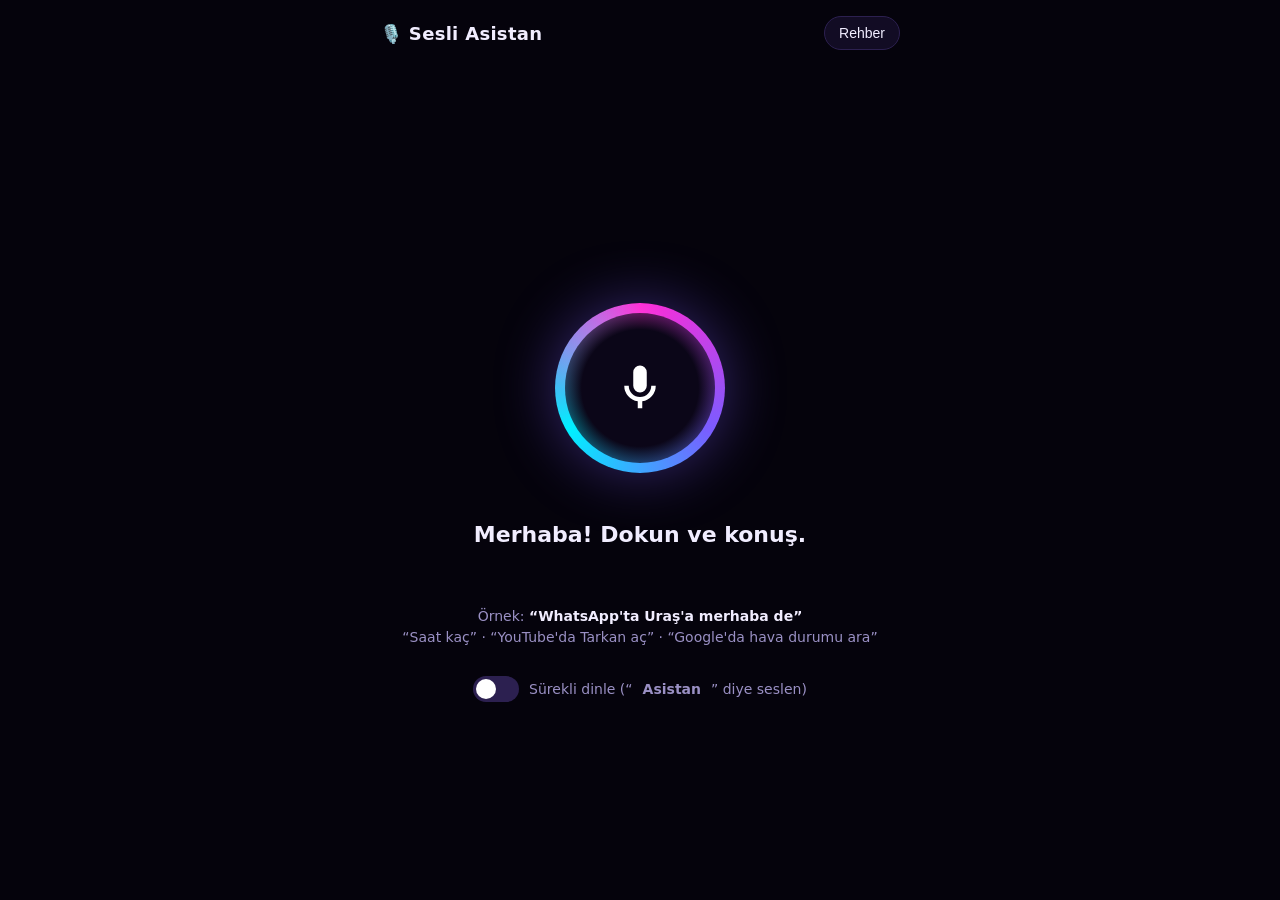
<file: asistan.html>
<!DOCTYPE html>
<html lang="tr"><head><meta charset="utf-8">
<meta name="viewport" content="width=device-width, initial-scale=1, viewport-fit=cover">
<meta name="theme-color" content="#05030c">
<meta name="apple-mobile-web-app-capable" content="yes">
<title>Sesli Asistan</title>
<style>
:root{--bg:#05030c;--tx:#f1edff;--mu:#9a90c4;--card:#120c24;--bd:#2c2050;--a1:#ff2bd6;--a2:#00f0ff;--a3:#7b5cff;color-scheme:dark}
*{box-sizing:border-box;margin:0;padding:0}
html,body{height:100%}
body{background:var(--bg);color:var(--tx);font-family:system-ui,-apple-system,"Segoe UI",Roboto,sans-serif;display:flex;flex-direction:column;align-items:center;padding:calc(env(safe-area-inset-top,0px) + 16px) 16px calc(env(safe-area-inset-bottom,0px) + 16px);overflow-x:hidden;-webkit-tap-highlight-color:transparent}
header{width:100%;max-width:520px;display:flex;justify-content:space-between;align-items:center}
header h1{font-size:18px;font-weight:600;letter-spacing:.3px}
.icon-btn{background:var(--card);border:1px solid var(--bd);color:var(--tx);border-radius:999px;padding:8px 14px;font-size:14px;cursor:pointer}
main{flex:1;width:100%;max-width:520px;display:flex;flex-direction:column;align-items:center;justify-content:center;gap:28px;text-align:center}
#heard{min-height:1.4em;color:var(--mu);font-size:16px}
#reply{min-height:2.6em;font-size:22px;font-weight:600;line-height:1.3}
.orb-wrap{position:relative;width:210px;height:210px;display:grid;place-items:center}
#orb{width:170px;height:170px;border-radius:50%;border:none;cursor:pointer;position:relative;background:radial-gradient(circle at 35% 30%,#fff3 0,#0000 40%),conic-gradient(from 0deg,var(--a1),var(--a3),var(--a2),var(--a1));box-shadow:0 0 60px #7b5cff66;transition:transform .2s;animation:spin 8s linear infinite}
#orb::after{content:"";position:absolute;inset:10px;border-radius:50%;background:radial-gradient(circle,#0b0618 55%,#0b061800 100%)}
#orb svg{position:absolute;inset:0;margin:auto;width:54px;height:54px;z-index:1;fill:#fff}
.ring{position:absolute;inset:0;border-radius:50%;border:2px solid var(--a2);opacity:0;pointer-events:none}
body.listening #orb{transform:scale(1.06);animation-duration:1.6s;box-shadow:0 0 90px #ff2bd699}
body.listening .ring{animation:pulse 1.6s ease-out infinite}
body.listening .ring.r2{animation-delay:.8s}
body.speaking #orb{animation-duration:3s;box-shadow:0 0 90px #00f0ff88}
@keyframes spin{to{transform:rotate(360deg)}}
body.listening #orb{animation-name:spin}
@keyframes pulse{0%{transform:scale(.8);opacity:.9}100%{transform:scale(1.35);opacity:0}}
#hint{color:var(--mu);font-size:14px;line-height:1.5}
#hint b{color:var(--tx);font-weight:600}
#sendBtn{display:none;background:#25d366;color:#04210f;border:none;border-radius:14px;padding:14px 22px;font-size:17px;font-weight:700;cursor:pointer}
#wakeRow{display:flex;align-items:center;gap:10px;color:var(--mu);font-size:14px}
.switch{position:relative;width:46px;height:26px}
.switch input{opacity:0;width:0;height:0}
.slider{position:absolute;inset:0;background:var(--bd);border-radius:999px;transition:.2s;cursor:pointer}
.slider::before{content:"";position:absolute;width:20px;height:20px;left:3px;top:3px;background:#fff;border-radius:50%;transition:.2s}
.switch input:checked+.slider{background:var(--a3)}
.switch input:checked+.slider::before{transform:translateX(20px)}
#panel{position:fixed;inset:0;background:#000a;display:none;align-items:flex-end;justify-content:center;z-index:5}
#panel.open{display:flex}
.sheet{background:var(--card);border:1px solid var(--bd);border-radius:20px 20px 0 0;width:100%;max-width:520px;max-height:80vh;overflow:auto;padding:20px 16px calc(env(safe-area-inset-bottom,0px) + 20px)}
.sheet h2{font-size:18px;margin-bottom:6px}
.sheet p{color:var(--mu);font-size:13px;margin-bottom:14px;line-height:1.5}
.row{display:flex;gap:8px;margin-bottom:10px}
.row input{flex:1;min-width:0;background:var(--bg);border:1px solid var(--bd);color:var(--tx);border-radius:10px;padding:10px;font-size:15px}
.row button,.del{background:var(--a3);color:#fff;border:none;border-radius:10px;padding:10px 14px;font-size:15px;cursor:pointer}
.del{background:transparent;border:1px solid var(--bd);color:var(--mu);padding:6px 10px;font-size:13px}
ul{list-style:none;margin-top:8px}
li{display:flex;justify-content:space-between;align-items:center;padding:10px 0;border-top:1px solid var(--bd);gap:8px}
li span{overflow:hidden;text-overflow:ellipsis}
li small{color:var(--mu);display:block}
</style></head>
<body>
<header>
  <h1>🎙️ Sesli Asistan</h1>
  <button class="icon-btn" id="openPanel">Rehber</button>
</header>

<main>
  <div id="heard"></div>
  <div class="orb-wrap">
    <span class="ring"></span><span class="ring r2"></span>
    <button id="orb" aria-label="Konuş"><svg viewBox="0 0 24 24"><path d="M12 14a3 3 0 0 0 3-3V5a3 3 0 0 0-6 0v6a3 3 0 0 0 3 3zm5-3a5 5 0 0 1-10 0H5a7 7 0 0 0 6 6.92V21h2v-3.08A7 7 0 0 0 19 11h-2z"/></svg></button>
  </div>
  <div id="reply">Merhaba! Dokun ve konuş.</div>
  <button id="sendBtn">WhatsApp'ta Gönder</button>
  <div id="hint">Örnek: <b>“WhatsApp'ta Uraş'a merhaba de”</b><br>“Saat kaç” · “YouTube'da Tarkan aç” · “Google'da hava durumu ara”</div>
  <label id="wakeRow"><span class="switch"><input type="checkbox" id="wake"><span class="slider"></span></span> Sürekli dinle (“<b>Asistan</b>” diye seslen)</label>
</main>

<div id="panel">
  <div class="sheet">
    <h2>Rehber</h2>
    <p>Kişileri buraya ekle ya da sesle söyle: <b>“Uraş'ı rehbere ekle, numarası 0532 123 45 67”</b>. Bilinmeyen birine mesaj atmak istersen asistan numarayı sorar.</p>
    <div class="row"><input id="cName" placeholder="İsim (ör. Uraş)" autocomplete="off"><input id="cPhone" placeholder="05xx xxx xx xx" inputmode="tel" autocomplete="off"></div>
    <div class="row"><button id="addBtn" style="flex:1">Ekle</button><button id="closePanel" class="del" style="flex:0 0 auto">Kapat</button></div>
    <ul id="list"></ul>
  </div>
</div>

<script>
(() => {
  const $ = id => document.getElementById(id);
  const heardEl = $('heard'), replyEl = $('reply'), sendBtn = $('sendBtn'), wakeEl = $('wake');

  /* ---------- Rehber (tarayıcıda saklanır) ---------- */
  const KEY = 'asistan-rehber';
  let contacts = [];
  try { contacts = JSON.parse(localStorage.getItem(KEY)) || []; } catch (e) { contacts = []; }
  const save = () => { try { localStorage.setItem(KEY, JSON.stringify(contacts)); } catch (e) {} renderList(); };

  // Türkçe metni karşılaştırma için sadeleştir: küçük harf, aksan yok, noktalama yok
  const fold = s => s.toLocaleLowerCase('tr-TR')
    .replace(/[’'`´]/g, '')
    .replace(/ç/g,'c').replace(/ğ/g,'g').replace(/ı/g,'i').replace(/ö/g,'o').replace(/ş/g,'s').replace(/ü/g,'u').replace(/â/g,'a').replace(/î/g,'i').replace(/û/g,'u')
    .replace(/[^a-z0-9 ]/g, ' ').replace(/\s+/g, ' ').trim();
  const cap = s => s.charAt(0).toLocaleUpperCase('tr-TR') + s.slice(1);

  function normPhone(raw) {
    let d = String(raw).replace(/\D/g, '');
    if (d.startsWith('00')) d = d.slice(2);
    if (d.length === 11 && d.startsWith('0')) d = '90' + d.slice(1);
    else if (d.length === 10 && d.startsWith('5')) d = '90' + d;
    return d.length >= 10 ? d : '';
  }
  const prettyPhone = d => '+' + d;

  function addContact(name, phone) {
    name = cap(name.trim());
    const f = fold(name);
    contacts = contacts.filter(c => fold(c.name) !== f);
    contacts.push({ name, phone });
    save();
  }

  function renderList() {
    const ul = $('list'); ul.innerHTML = '';
    if (!contacts.length) { ul.innerHTML = '<li><span style="color:var(--mu)">Henüz kimse yok.</span></li>'; return; }
    contacts.forEach((c, i) => {
      const li = document.createElement('li');
      const sp = document.createElement('span');
      sp.textContent = c.name;
      const sm = document.createElement('small'); sm.textContent = prettyPhone(c.phone); sp.appendChild(sm);
      const b = document.createElement('button'); b.className = 'del'; b.textContent = 'Sil';
      b.onclick = () => { contacts.splice(i, 1); save(); };
      li.append(sp, b); ul.appendChild(li);
    });
  }
  renderList();
  $('openPanel').onclick = () => $('panel').classList.add('open');
  $('closePanel').onclick = () => $('panel').classList.remove('open');
  $('panel').onclick = e => { if (e.target.id === 'panel') $('panel').classList.remove('open'); };
  $('addBtn').onclick = () => {
    const n = $('cName').value.trim(), p = normPhone($('cPhone').value);
    if (!n || !p) { alert('İsim ve geçerli bir numara gir.'); return; }
    addContact(n, p); $('cName').value = ''; $('cPhone').value = '';
  };

  /* ---------- Konuşma (TTS) ---------- */
  let trVoice = null;
  const pickVoice = () => { trVoice = speechSynthesis.getVoices().find(v => /^tr/i.test(v.lang)) || null; };
  if ('speechSynthesis' in window) { pickVoice(); speechSynthesis.onvoiceschanged = pickVoice; }

  function say(text, then) {
    replyEl.textContent = text;
    if (!('speechSynthesis' in window)) { then && then(); return; }
    speechSynthesis.cancel();
    const u = new SpeechSynthesisUtterance(text);
    u.lang = 'tr-TR'; if (trVoice) u.voice = trVoice; u.rate = 1.05;
    let done = false;
    const fin = () => { if (done) return; done = true; document.body.classList.remove('speaking'); then && then(); };
    u.onend = fin; u.onerror = fin;
    document.body.classList.add('speaking');
    speechSynthesis.speak(u);
    setTimeout(fin, 1500 + text.length * 90); // bazı tarayıcılarda onend gelmeyebilir
  }

  /* ---------- Komut çözümleme ---------- */
  const SUFFIXES = ['', 'a', 'e', 'ya', 'ye', 'na', 'ne', 'ia', 'ie', 'ae'];
  const STRIP_START = ['whatsapptan', 'whatsappta', 'whatsapp', 'vatsaptan', 'vatsapta', 'vatsap', 'watsaptan', 'watsapta', 'watsap', 'uzerinden', 'asistan', 'lutfen'];
  const TAIL_VERBS = ['diye mesaj gonder', 'diye mesaj at', 'diye yaz', 'diye soyle', 'diye gonder', 'diye', 'mesaji gonder', 'mesaj gonder', 'mesaj at', 'yaz', 'de', 'den', 'soyle', 'gonder', 'yolla', 'at'];
  const HEAD_VERBS = ['mesaj at', 'mesaj gonder', 'mesaj yaz', 'yaz', 'soyle', 'de', 'gonder', 'yolla', 'ki'];

  function lev(a, b) {
    const m = a.length, n = b.length, d = Array.from({ length: m + 1 }, (_, i) => [i]);
    for (let j = 1; j <= n; j++) d[0][j] = j;
    for (let i = 1; i <= m; i++) for (let j = 1; j <= n; j++)
      d[i][j] = Math.min(d[i-1][j] + 1, d[i][j-1] + 1, d[i-1][j-1] + (a[i-1] === b[j-1] ? 0 : 1));
    return d[m][n];
  }

  // "uraşa" -> rehberdeki "Uraş"
  function matchContact(word) {
    let best = null, bestScore = 9;
    for (const c of contacts) {
      const n = fold(c.name).split(' ')[0];
      for (const s of SUFFIXES) {
        if (!word.endsWith(s)) continue;
        const stem = word.slice(0, word.length - s.length);
        if (!stem) continue;
        const dist = stem === n ? 0 : (n.length >= 4 ? lev(stem, n) : 9);
        if (dist <= 1 && dist < bestScore) { best = c; bestScore = dist; }
      }
    }
    return best;
  }

  const stripTail = words => {
    let changed = true;
    while (changed && words.length) {
      changed = false;
      for (const v of TAIL_VERBS) {
        const vw = v.split(' ');
        if (words.length > vw.length && words.slice(-vw.length).join(' ') === v) { words = words.slice(0, -vw.length); changed = true; break; }
      }
    }
    return words;
  };
  const stripHead = words => {
    for (const v of HEAD_VERBS) {
      const vw = v.split(' ');
      if (words.length > vw.length && words.slice(0, vw.length).join(' ') === v) return words.slice(vw.length);
    }
    return words;
  };

  // Mesajı orijinal (Türkçe karakterli) metinden kes
  function originalSlice(original, startWord, endWord) {
    const ow = original.replace(/\s+/g, ' ').trim().split(' ');
    const fw = ow.map(fold);
    // fold bir kelimeyi boşaltabilir/bölebilir; bu yüzden basit eşleme yap
    if (fw.every(w => w && !w.includes(' '))) return ow.slice(startWord, endWord).join(' ');
    return null;
  }

  function parseMessage(text) {
    let words = fold(text).split(' ');
    const orig = text.replace(/\s+/g, ' ').trim().split(' ');
    let offset = 0;
    while (words.length && STRIP_START.includes(words[0])) { words.shift(); offset++; }
    for (let i = 0; i < words.length; i++) {
      const c = matchContact(words[i]);
      if (!c) continue;
      let rest = words.slice(i + 1);
      const restLen = rest.length;
      if (rest.length > 1 && ['a', 'e', 'ya', 'ye', 'na', 'ne'].includes(rest[0])) rest = rest.slice(1); // "annem e ..." 
      rest = stripHead(rest);
      const headCut = restLen - rest.length;
      const beforeTail = rest.length;
      rest = stripTail(rest);
      const tailCut = beforeTail - rest.length;
      if (!rest.length) return { contact: c, message: '' };
      const start = offset + i + 1 + headCut, end = start + rest.length;
      const nice = (orig.length === offset + words.length) ? originalSlice(text, start, end) : null;
      const message = nice || rest.join(' ');
      return { contact: c, message: cap(message.replace(/[.,!?]+$/, '')) , tailCut };
    }
    return null;
  }

  // Bilinmeyen kişi adını yakala: "ahmete selam de" -> "ahmet"
  function guessUnknownName(text) {
    let words = fold(text).split(' ');
    while (words.length && STRIP_START.includes(words[0])) words.shift();
    if (words.length < 2) return null;
    const w = words[0];
    for (const s of ['ya', 'ye', 'a', 'e']) if (w.endsWith(s) && w.length - s.length >= 2) {
      const o = text.replace(/\s+/g, ' ').trim().split(' ').find(x => fold(x) === w) || w;
      return cap(o.replace(/[’'`´].*$/, '').slice(0, o.includes("'") || o.includes('’') ? undefined : o.length - s.length));
    }
    return null;
  }

  const NUMWORDS = { sifir: '0', bir: '1', iki: '2', uc: '3', dort: '4', bes: '5', alti: '6', yedi: '7', sekiz: '8', dokuz: '9' };
  const digitsFromSpeech = t => fold(t).split(' ').map(w => NUMWORDS[w] ?? w.replace(/\D/g, '')).join('');

  /* ---------- WhatsApp ---------- */
  let pendingUrl = null;
  function openWhatsApp(contact, message) {
    pendingUrl = 'https://wa.me/' + contact.phone + '?text=' + encodeURIComponent(message);
    sendBtn.textContent = contact.name + "'a gönder ➜";
    sendBtn.style.display = 'block';
    say(contact.name + ' kişisine “' + message + '” yazıyorum.', () => { location.href = pendingUrl; });
  }
  sendBtn.onclick = () => { if (pendingUrl) location.href = pendingUrl; };

  /* ---------- Diyalog durumu ---------- */
  let waiting = null; // { type:'phone', name, message } | { type:'message', contact }

  function handle(text) {
    heardEl.textContent = '“' + text + '”';
    sendBtn.style.display = 'none';
    const f = fold(text);

    if (/^(iptal|vazgec|bosver|tamam bosver)/.test(f)) { waiting = null; say('Tamam, iptal ettim.'); return; }

    if (waiting && waiting.type === 'phone') {
      const p = normPhone(digitsFromSpeech(text));
      if (!p) { say('Numarayı anlayamadım. Tekrar söyler misin?', listenAgain); return; }
      const w = waiting; waiting = null;
      addContact(w.name, p);
      const c = contacts.find(x => fold(x.name) === fold(w.name));
      if (w.message) openWhatsApp(c, w.message);
      else say(w.name + ' rehbere eklendi.');
      return;
    }
    if (waiting && waiting.type === 'message') {
      const c = waiting.contact; waiting = null;
      openWhatsApp(c, cap(text.trim()));
      return;
    }

    // Rehbere ekle: "Uraş'ı rehbere ekle numarası 0532..."
    if (/rehbere ekle|kisi ekle|kaydet/.test(f)) {
      const digits = normPhone(digitsFromSpeech(text));
      const nameMatch = f.match(/^(?:asistan )?([a-z]+?)(?:yi|yu|yı|i|u|ı|nı|ni|nu)? (?:rehbere ekle|kisi ekle|kaydet)/) || f.match(/(?:rehbere ekle|kisi ekle|kaydet) ([a-z]+)/);
      if (!nameMatch) { say('Kimi ekleyeyim? Örneğin: Uraş\'ı rehbere ekle.'); return; }
      const origWord = text.split(/\s+/).find(x => fold(x).startsWith(nameMatch[1])) || nameMatch[1];
      const name = cap(origWord.replace(/[’'`´].*$/, ''));
      if (digits) { addContact(name, digits); say(name + ' rehbere eklendi.'); }
      else { waiting = { type: 'phone', name, message: '' }; say(name + ' için numarayı söyler misin?', listenAgain); }
      return;
    }

    if (/saat kac/.test(f)) { say('Saat ' + new Date().toLocaleTimeString('tr-TR', { hour: '2-digit', minute: '2-digit' })); return; }
    if (/(bugun ne|gunlerden ne|tarih ne|bugunun tarihi)/.test(f)) { say('Bugün ' + new Date().toLocaleDateString('tr-TR', { weekday: 'long', day: 'numeric', month: 'long', year: 'numeric' })); return; }
    if (/^(merhaba|selam|hey|naber|nasilsin)/.test(f) && !parseMessage(text)) { say('Merhaba! Sana nasıl yardım edebilirim?'); return; }
    if (/(kimsin|adin ne)/.test(f)) { say('Ben senin sesli asistanınım. WhatsApp\'tan mesaj atabilirim.'); return; }

    let m = text.match(/youtube(?:'?(?:da|de|ta|te|dan))?\s+(.+?)\s+(?:aç|ac|oynat|bul|ara|izle)\s*$/i);
    if (m) { say('YouTube\'da ' + m[1] + ' açıyorum.', () => { location.href = 'https://www.youtube.com/results?search_query=' + encodeURIComponent(m[1]); }); return; }
    m = text.match(/google(?:'?(?:da|de|ta|te|dan))?\s+(.+?)\s+(?:ara|bul|aç|ac)\s*$/i);
    if (m) { say(m[1] + ' için arıyorum.', () => { location.href = 'https://www.google.com/search?q=' + encodeURIComponent(m[1]); }); return; }

    const r = parseMessage(text);
    if (r) {
      if (r.message) openWhatsApp(r.contact, r.message);
      else { waiting = { type: 'message', contact: r.contact }; say(r.contact.name + ' kişisine ne yazayım?', listenAgain); }
      return;
    }

    // Kişi rehberde yok ama mesaj komutu gibi görünüyor
    if (/(de|yaz|soyle|gonder|mesaj at|yolla)$/.test(f) || /whatsapp|vatsap|watsap/.test(f)) {
      const name = guessUnknownName(text);
      if (name) {
        const words = stripTail(stripHead(fold(text).split(' ').filter(w => !STRIP_START.includes(w)).slice(1)));
        const msg = words.length ? cap(words.join(' ')) : '';
        waiting = { type: 'phone', name, message: msg || 'Merhaba' };
        say(name + ' rehberde yok. Numarasını söyler misin?', listenAgain);
        return;
      }
    }

    say('Bunu anlayamadım. Örneğin “Uraş\'a merhaba de” diyebilirsin.');
  }

  /* ---------- Ses tanıma ---------- */
  const SR = window.SpeechRecognition || window.webkitSpeechRecognition;
  let rec = null, listening = false, wakeMode = false, commandMode = false;

  if (!SR) {
    replyEl.textContent = 'Bu tarayıcı ses tanımayı desteklemiyor. Telefonda Chrome (Android) veya Safari (iPhone) kullan.';
    $('orb').disabled = true; wakeEl.disabled = true;
  }

  function startRec(forCommand) {
    if (!SR) return;
    if (rec) { try { rec.abort(); } catch (e) {} }
    commandMode = forCommand;
    rec = new SR();
    rec.lang = 'tr-TR';
    rec.interimResults = true;
    rec.continuous = !forCommand && wakeMode;
    rec.maxAlternatives = 1;
    let finalText = '';
    rec.onstart = () => { listening = true; if (commandMode) document.body.classList.add('listening'); };
    rec.onresult = e => {
      let interim = '';
      for (let i = e.resultIndex; i < e.results.length; i++) {
        const t = e.results[i][0].transcript;
        if (e.results[i].isFinal) finalText += t + ' '; else interim += t;
      }
      if (commandMode) heardEl.textContent = (finalText + interim).trim();
      if (!commandMode && finalText) {
        // Uyandırma kelimesi: "asistan ..."
        const f = fold(finalText);
        const idx = f.indexOf('asistan');
        if (idx >= 0) {
          const after = finalText.trim().split(/\s+/).filter(w => !/^asistan/i.test(fold(w))).join(' ').trim();
          finalText = '';
          try { rec.abort(); } catch (err) {}
          if (after.split(' ').length >= 2) handle(after);
          else say('Efendim?', () => startRec(true));
        } else finalText = '';
      }
    };
    rec.onerror = e => {
      if (e.error === 'not-allowed' || e.error === 'service-not-allowed') {
        wakeMode = false; wakeEl.checked = false;
        say('Mikrofon izni gerekiyor. Tarayıcı ayarlarından izin ver.');
      }
    };
    rec.onend = () => {
      listening = false;
      document.body.classList.remove('listening');
      if (commandMode) {
        const t = finalText.trim();
        if (t) handle(t);
        else if (wakeMode) startRec(false);
      } else if (wakeMode && !document.body.classList.contains('speaking')) {
        setTimeout(() => { if (wakeMode && !listening) startRec(false); }, 300);
      }
    };
    try { rec.start(); } catch (e) {}
  }

  function listenAgain() { startRec(true); }

  // Konuşma bitince sürekli dinleme moduna dön
  const origSay = say;
  say = (text, then) => origSay(text, () => {
    if (then) then();
    else if (wakeMode) setTimeout(() => { if (!listening) startRec(false); }, 300);
  });

  $('orb').onclick = () => {
    if ('speechSynthesis' in window) speechSynthesis.cancel();
    if (listening && commandMode) { try { rec.stop(); } catch (e) {} return; }
    heardEl.textContent = '';
    replyEl.textContent = 'Dinliyorum…';
    startRec(true);
  };

  wakeEl.onchange = () => {
    wakeMode = wakeEl.checked;
    if (wakeMode) { replyEl.textContent = '“Asistan” diye seslen.'; startRec(false); }
    else if (rec) { try { rec.abort(); } catch (e) {} }
  };

  // Test için dışarı aç
  window.__asistan = { handle: t => handle(t), parseMessage, guessUnknownName, normPhone, digitsFromSpeech, fold, setContacts: c => { contacts = c; } };
})();
</script>
</body></html>
</file>
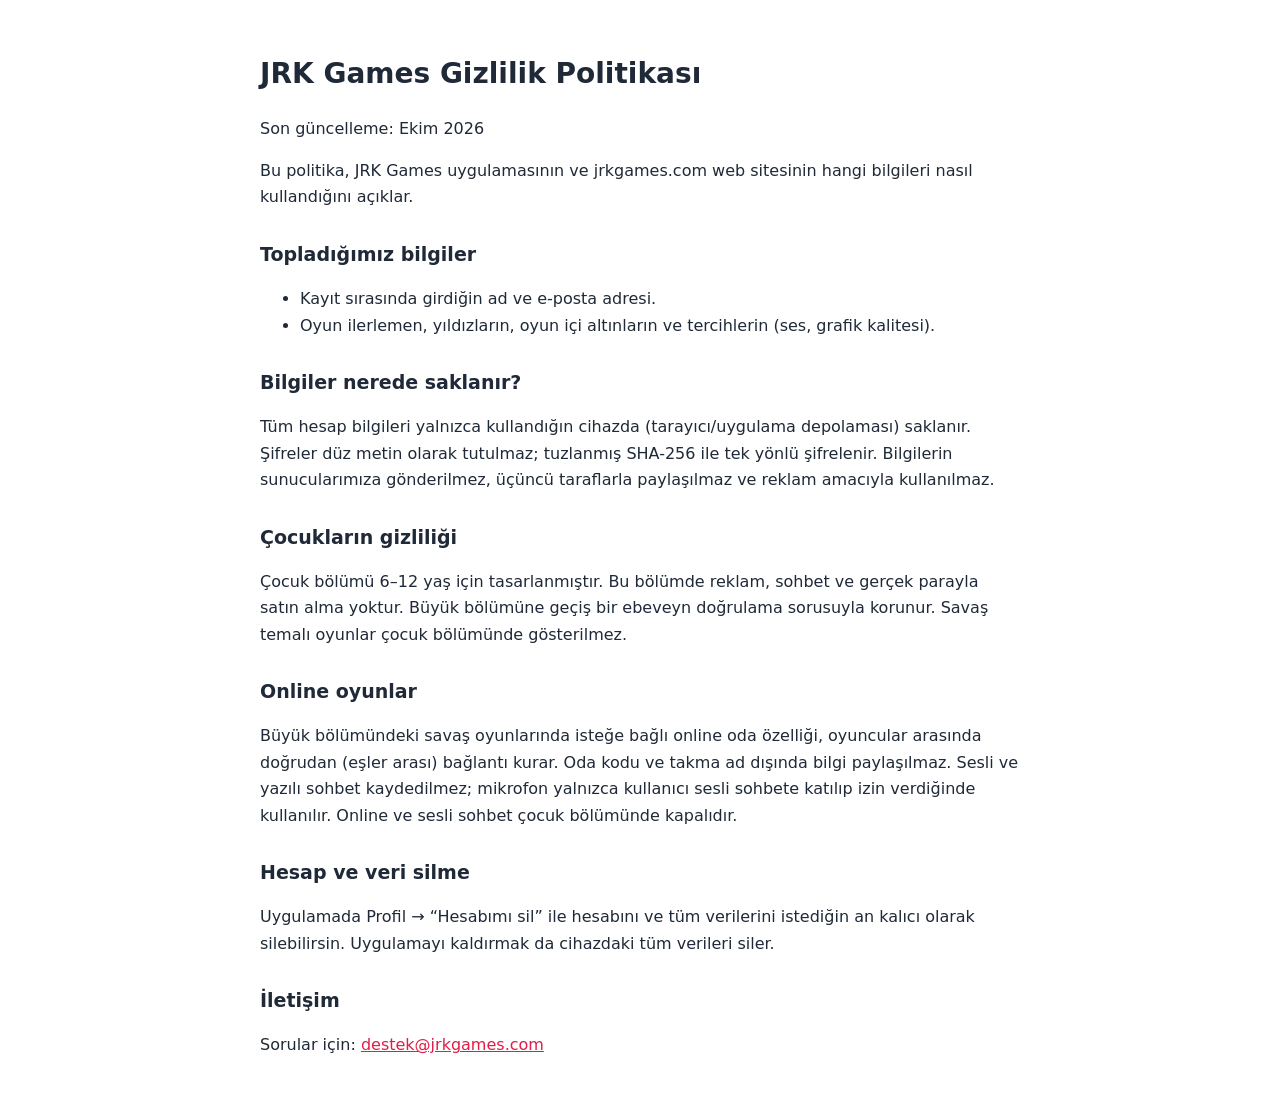
<file: app/gizlilik.html>
<!DOCTYPE html>
<html lang="tr"><head><meta charset="UTF-8"><meta name="viewport" content="width=device-width,initial-scale=1"><title>JRK Games: Gizlilik Politikası</title>
<style>body{font:16px/1.65 system-ui,-apple-system,Segoe UI,Roboto,sans-serif;max-width:760px;margin:0 auto;padding:32px 18px;color:#1f2937;background:#fff}h1{font-size:28px}h2{font-size:19px;margin-top:28px}a{color:#e11d48}
@media (prefers-color-scheme:dark){body{background:#0b0d12;color:#e5e7eb}}</style></head>
<body><h1>JRK Games Gizlilik Politikası</h1><p>Son güncelleme: Ekim 2026</p>
<p>Bu politika, JRK Games uygulamasının ve jrkgames.com web sitesinin hangi bilgileri nasıl kullandığını açıklar.</p>
<h2>Topladığımız bilgiler</h2><ul><li>Kayıt sırasında girdiğin ad ve e-posta adresi.</li><li>Oyun ilerlemen, yıldızların, oyun içi altınların ve tercihlerin (ses, grafik kalitesi).</li></ul>
<h2>Bilgiler nerede saklanır?</h2><p>Tüm hesap bilgileri yalnızca kullandığın cihazda (tarayıcı/uygulama depolaması) saklanır. Şifreler düz metin olarak tutulmaz; tuzlanmış SHA-256 ile tek yönlü şifrelenir. Bilgilerin sunucularımıza gönderilmez, üçüncü taraflarla paylaşılmaz ve reklam amacıyla kullanılmaz.</p>
<h2>Çocukların gizliliği</h2><p>Çocuk bölümü 6–12 yaş için tasarlanmıştır. Bu bölümde reklam, sohbet ve gerçek parayla satın alma yoktur. Büyük bölümüne geçiş bir ebeveyn doğrulama sorusuyla korunur. Savaş temalı oyunlar çocuk bölümünde gösterilmez.</p>
<h2>Online oyunlar</h2><p>Büyük bölümündeki savaş oyunlarında isteğe bağlı online oda özelliği, oyuncular arasında doğrudan (eşler arası) bağlantı kurar. Oda kodu ve takma ad dışında bilgi paylaşılmaz. Sesli ve yazılı sohbet kaydedilmez; mikrofon yalnızca kullanıcı sesli sohbete katılıp izin verdiğinde kullanılır. Online ve sesli sohbet çocuk bölümünde kapalıdır.</p>
<h2>Hesap ve veri silme</h2><p>Uygulamada Profil → “Hesabımı sil” ile hesabını ve tüm verilerini istediğin an kalıcı olarak silebilirsin. Uygulamayı kaldırmak da cihazdaki tüm verileri siler.</p>
<h2>İletişim</h2><p>Sorular için: <a href="mailto:destek@jrkgames.com">destek@jrkgames.com</a></p>
</body></html>
</file>
